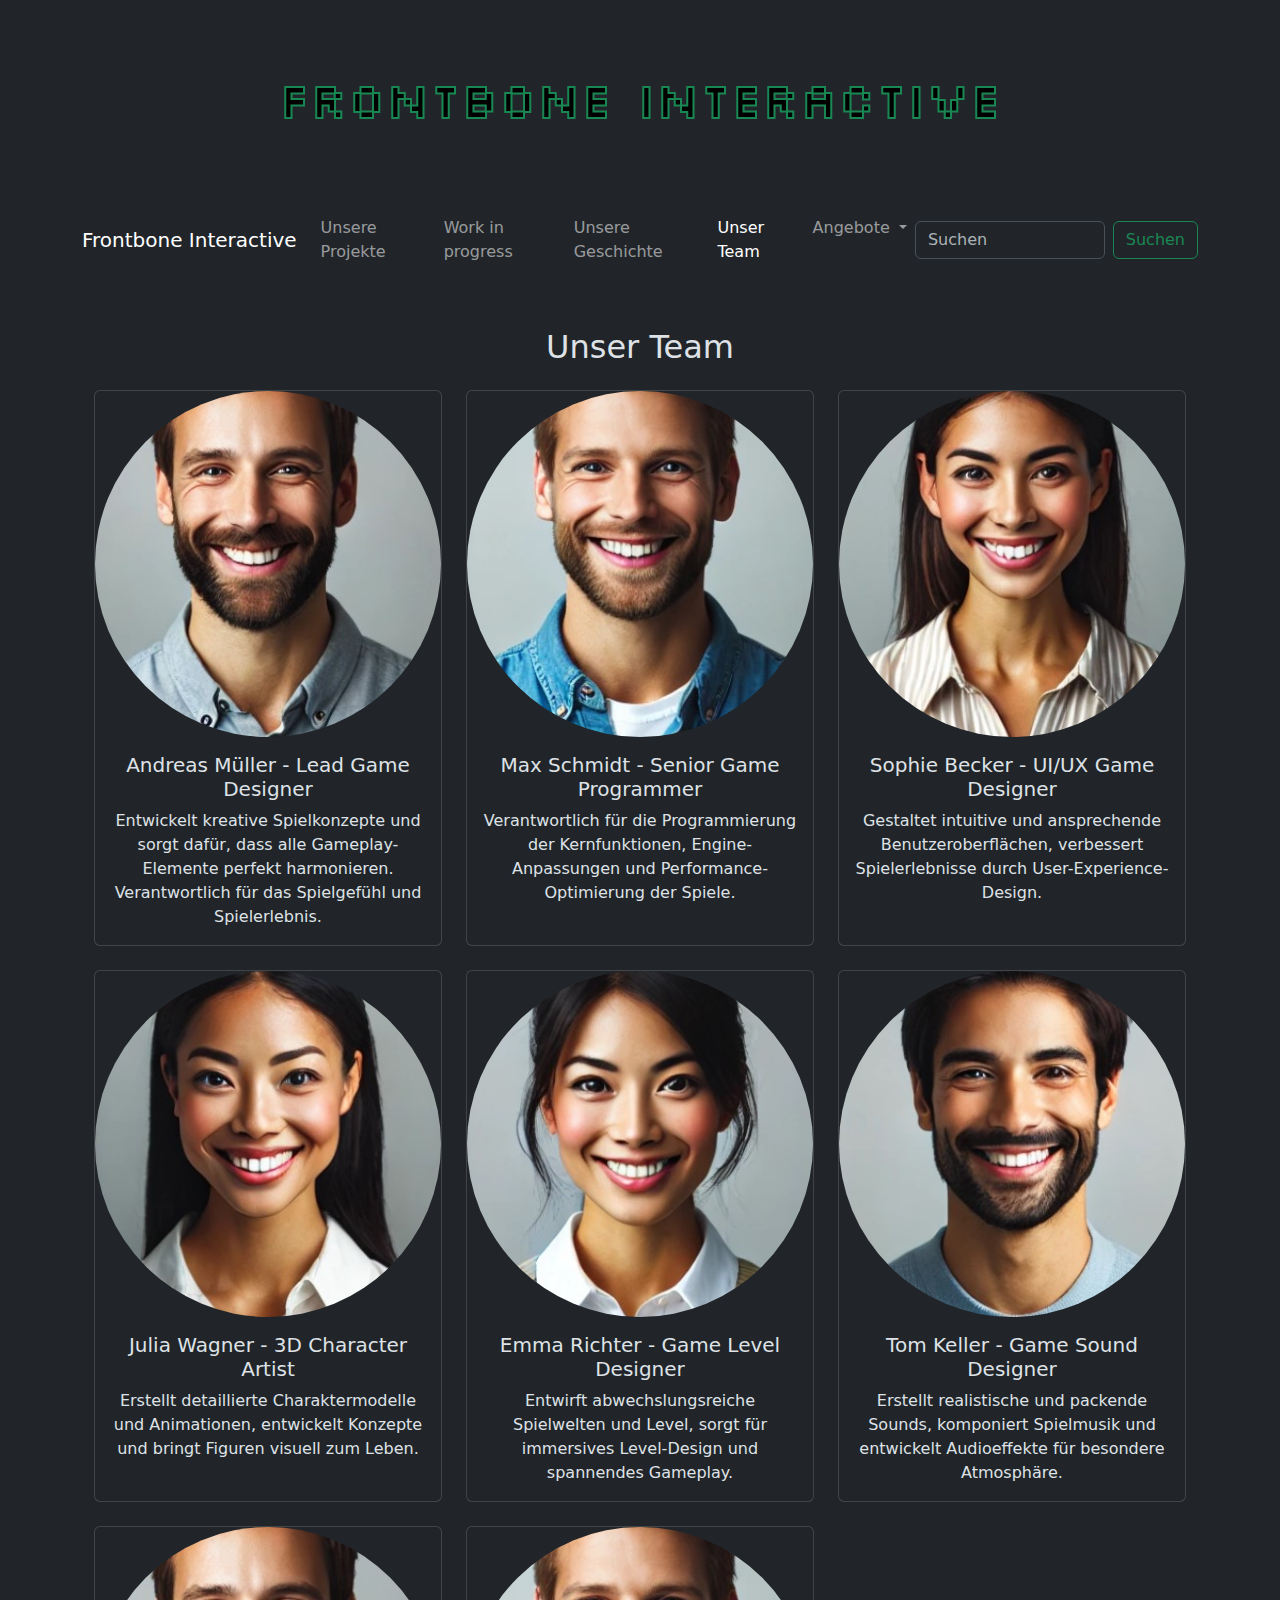
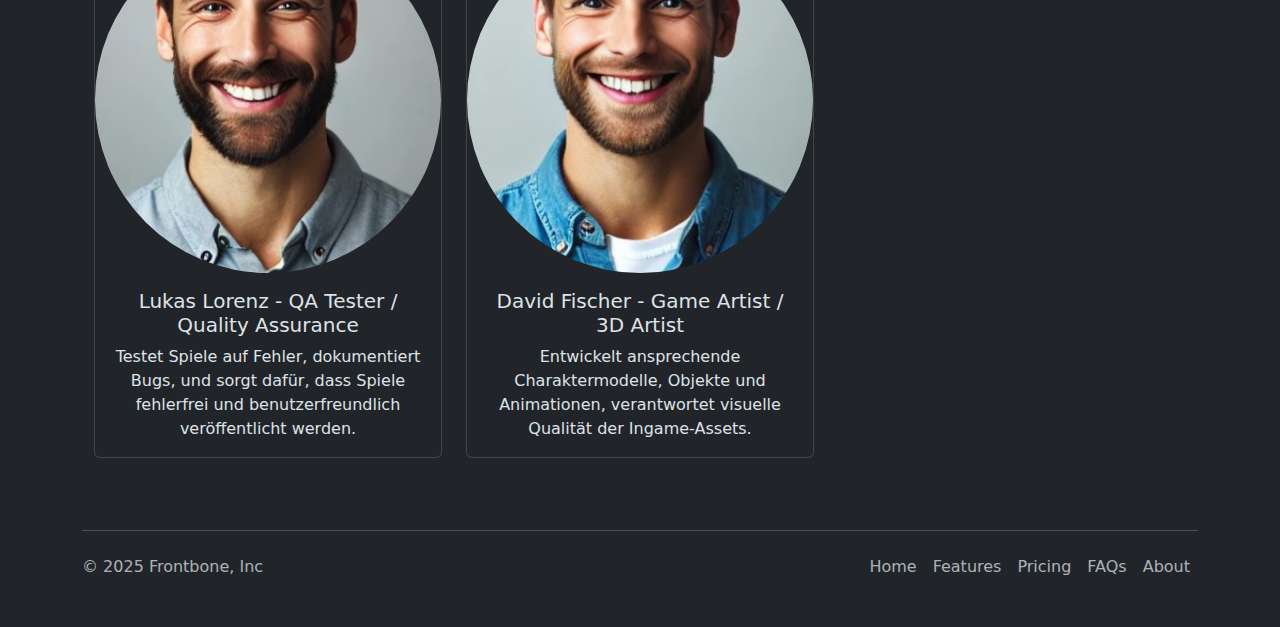
<file: mitarbeiter.html>
<!DOCTYPE html>
<html lang="en">

<head>
    <meta charset="UTF-8">
    <meta name="viewport" content="width=device-width, initial-scale=1.0">
    <link href="https://cdn.jsdelivr.net/npm/bootstrap@5.3.3/dist/css/bootstrap.min.css" rel="stylesheet"
        integrity="sha384-QWTKZyjpPEjISv5WaRU9OFeRpok6YctnYmDr5pNlyT2bRjXh0JMhjY6hW+ALEwIH" crossorigin="anonymous">
    <link rel="stylesheet" href="css/style.css">
    <link rel="stylesheet" href="css/header.css">
    <link rel="stylesheet" href="css/mitarbeiter.css">
    <script src="https://cdn.jsdelivr.net/npm/bootstrap@5.3.3/dist/js/bootstrap.bundle.min.js"
        integrity="sha384-YvpcrYf0tY3lHB60NNkmXc5s9fDVZLESaAA55NDzOxhy9GkcIdslK1eN7N6jIeHz" crossorigin="anonymous"
        defer></script>
    <title>Mitarbeiter</title>
    
</head>

<body data-bs-theme="dark">
    <div class="wrapper">
        <svg>
            <text x="50%" y="50%" dy=".35em" text-anchor="middle">
                FrontBone Interactive
            </text>
        </svg>
    </div>
    
    
    


    <!-- navigation ---->
    <nav class="container navbar navbar-expand-lg navbar-dark bg-dark">
        <div class="container-fluid">
            <a class="navbar-brand" href="index.html">Frontbone Interactive</a>
            <button class="navbar-toggler" type="button" data-bs-toggle="collapse" data-bs-target="#navbarContent">
                <span class="navbar-toggler-icon"></span>
            </button>
            <div class="collapse navbar-collapse" id="navbarContent">
                <ul class="navbar-nav me-auto mb-2 mb-lg-0">                    
                    <li class="nav-item">
                        <a class="nav-link" href="fertigeprojekte.html">Unsere Projekte</a>
                    </li>
                    <li class="nav-item">
                        <a class="nav-link" href="#">Work in progress</a>
                    </li>
                    <li class="nav-item">
                        <a class="nav-link" href="geschichte.html">Unsere Geschichte</a>
                    </li>
                    <li class="nav-item">
                        <a class="nav-link active" href="#">Unser Team</a>
                    </li>
                    <li class="nav-item dropdown">
                        <a class="nav-link dropdown-toggle" href="#" role="button" data-bs-toggle="dropdown">
                            Angebote
                        </a>
                        
                    </li>
                </ul>
                <form class="d-flex">
                    <input class="form-control me-2" type="search" placeholder="Suchen">
                    <button class="btn btn-outline-success" type="submit">Suchen</button>
                </form>
            </div>
        </div>
    </nav>

    <!-- Main Content -->
    <div class="container">


        <div class="container py-5">
            <h2 class="text-center mb-4">Unser Team</h2>
            <div class="row row-cols-1 row-cols-md-3 g-4">
        
                <!-- Mitarbeiter 1 -->
                <div class="col">
                    <div class="card h-100 text-center">
                        <div class="card-img-container">
                            <img src="Site content/MitarbeiterBilder/wip/Screenshot 2025-03-19 085251.jpg" alt="Mitarbeiter" class="rounded-circle">
                        </div>
                        <div class="card-body">
                            <h5 class="card-title">Andreas Müller - Lead Game Designer</h5>
                            <p class="card-text">Entwickelt kreative Spielkonzepte und sorgt dafür, dass alle Gameplay-Elemente perfekt harmonieren. Verantwortlich für das Spielgefühl und Spielerlebnis.</p>
                        </div>
                    </div>
                </div>
        
                <!-- Mitarbeiter 2 -->
                <div class="col">
                    <div class="card h-100 text-center">
                        <div class="card-img-container">
                            <img src="Site content/MitarbeiterBilder/wip/Screenshot 2025-03-19 085332.jpg" alt="Mitarbeiter" class="rounded-circle">
                        </div>
                        <div class="card-body">
                            <h5 class="card-title">Max Schmidt - Senior Game Programmer</h5>
                            <p class="card-text">Verantwortlich für die Programmierung der Kernfunktionen, Engine-Anpassungen und Performance-Optimierung der Spiele.</p>
                        </div>
                    </div>
                </div>

                <!-- Mitarbeiter 3 -->
                 <div class="col">
            <div class="card h-100 text-center">
                <div class="card-img-container">
                    <img src="Site content/MitarbeiterBilder/wip/Screenshot 2025-03-19 085351.jpg" alt="Mitarbeiter" class="rounded-circle">
                </div>
                <div class="card-body">
                    <h5 class="card-title">Sophie Becker - UI/UX Game Designer</h5>
                    <p class="card-text">Gestaltet intuitive und ansprechende Benutzeroberflächen, verbessert Spielerlebnisse durch User-Experience-Design.</p>
                </div>
            </div>
        </div>

                <!-- Mitarbeiter 4 -->
                <div class="col">
                    <div class="card h-100 text-center">
                        <div class="card-img-container">
                            <img src="Site content/MitarbeiterBilder/wip/Screenshot 2025-03-19 085406.jpg" alt="Mitarbeiter" class="rounded-circle">
                        </div>
                        <div class="card-body">
                            <h5 class="card-title">Julia Wagner - 3D Character Artist</h5>
                            <p class="card-text">Erstellt detaillierte Charaktermodelle und Animationen, entwickelt Konzepte und bringt Figuren visuell zum Leben.</p>
                        </div>
                    </div>
                </div>

                <!-- Mitarbeiter 5 -->
                <div class="col">
                    <div class="card h-100 text-center">
                        <div class="card-img-container">
                            <img src="Site content/MitarbeiterBilder/wip/Screenshot 2025-03-19 085424.jpg" alt="Mitarbeiter" class="rounded-circle">
                        </div>
                        <div class="card-body">
                            <h5 class="card-title">Emma Richter - Game Level Designer</h5>
                            <p class="card-text">Entwirft abwechslungsreiche Spielwelten und Level, sorgt für immersives Level-Design und spannendes Gameplay.</p>
                        </div>
                    </div>
                </div>

                <!-- Mitarbeiter 6 -->
                <div class="col">
                    <div class="card h-100 text-center">
                        <div class="card-img-container">
                            <img src="Site content/MitarbeiterBilder/wip/Screenshot 2025-03-19 085439.jpg" alt="Mitarbeiter" class="rounded-circle">
                        </div>
                        <div class="card-body">
                            <h5 class="card-title">Tom Keller - Game Sound Designer</h5>
                            <p class="card-text">Erstellt realistische und packende Sounds, komponiert Spielmusik und entwickelt Audioeffekte für besondere Atmosphäre.</p>
                        </div>
                    </div>
                </div>

                <!-- Mitarbeiter 7 -->
                <div class="col">
                    <div class="card h-100 text-center">
                        <div class="card-img-container">
                            <img src="Site content/MitarbeiterBilder/wip/Screenshot 2025-03-19 085251.jpg" alt="Mitarbeiter" class="rounded-circle">
                        </div>
                        <div class="card-body">
                            <h5 class="card-title">Lukas Lorenz - QA Tester / Quality Assurance</h5>
                            <p class="card-text">Testet Spiele auf Fehler, dokumentiert Bugs, und sorgt dafür, dass Spiele fehlerfrei und benutzerfreundlich veröffentlicht werden.</p>
                        </div>
                    </div>
                </div>

                <!-- Mitarbeiter 8 -->
                <div class="col">
                    <div class="card h-100 text-center">
                        <div class="card-img-container">
                            <img src="Site content/MitarbeiterBilder/wip/Screenshot 2025-03-19 085332.jpg" alt="Mitarbeiter" class="rounded-circle">
                        </div>
                        <div class="card-body">
                            <h5 class="card-title">David Fischer - Game Artist / 3D Artist</h5>
                            <p class="card-text">Entwickelt ansprechende Charaktermodelle, Objekte und Animationen, verantwortet visuelle Qualität der Ingame-Assets.</p>
                        </div>
                    </div>
                </div>

                
        
            </div>
        </div>

        
    </div>

    <!-- Footer -->
    <div class="container">
        <footer class="d-flex flex-wrap justify-content-between align-items-center py-3 my-4 border-top">
            <p class="col-md-4 mb-0 text-body-secondary">© 2025 Frontbone, Inc</p>

            <ul class="nav col-md-4 justify-content-end">
                <li class="nav-item"><a href="#" class="nav-link px-2 text-body-secondary">Home</a></li>
                <li class="nav-item"><a href="#" class="nav-link px-2 text-body-secondary">Features</a></li>
                <li class="nav-item"><a href="#" class="nav-link px-2 text-body-secondary">Pricing</a></li>
                <li class="nav-item"><a href="#" class="nav-link px-2 text-body-secondary">FAQs</a></li>
                <li class="nav-item"><a href="#" class="nav-link px-2 text-body-secondary">About</a></li>
            </ul>
        </footer>
    </div>
</body>
<script src="js/script.js"></script>

</html>
</file>
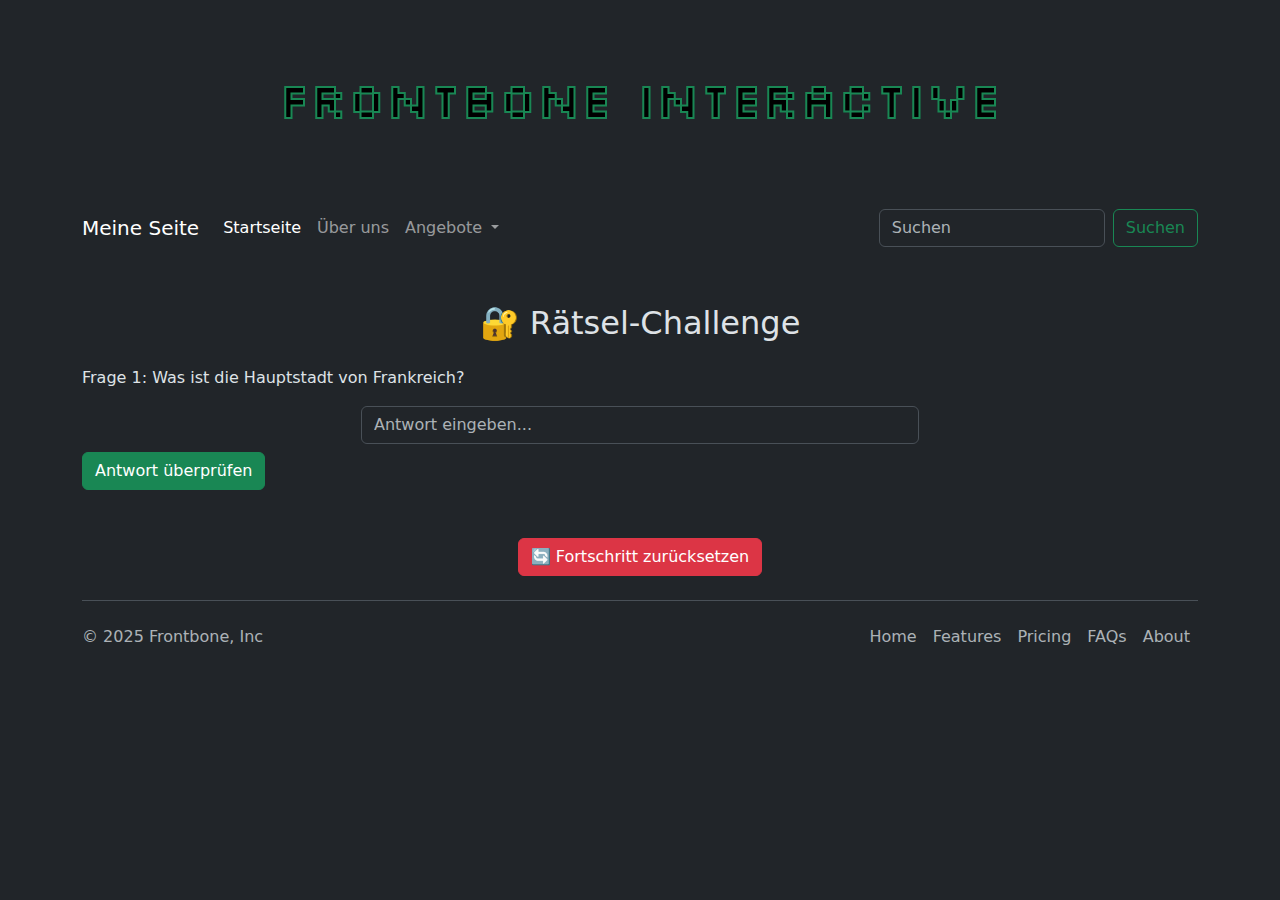
<file: raetsel.html>
<!DOCTYPE html>
<html lang="en">

<head>
    <meta charset="UTF-8">
    <meta name="viewport" content="width=device-width, initial-scale=1.0">
    <link href="https://cdn.jsdelivr.net/npm/bootstrap@5.3.3/dist/css/bootstrap.min.css" rel="stylesheet"
        integrity="sha384-QWTKZyjpPEjISv5WaRU9OFeRpok6YctnYmDr5pNlyT2bRjXh0JMhjY6hW+ALEwIH" crossorigin="anonymous">
    <link rel="stylesheet" href="css/style.css">
    <link rel="stylesheet" href="css/header.css">
    <script src="https://cdn.jsdelivr.net/npm/bootstrap@5.3.3/dist/js/bootstrap.bundle.min.js"
        integrity="sha384-YvpcrYf0tY3lHB60NNkmXc5s9fDVZLESaAA55NDzOxhy9GkcIdslK1eN7N6jIeHz" crossorigin="anonymous"
        defer></script>
    <title>Document</title>
</head>

<body data-bs-theme="dark">
    <header class="container-fluid">
    <div class="wrapper">
        <svg>
            <text x="50%" y="50%" dy=".35em" text-anchor="middle">
                FrontBone Interactive
            </text>
        </svg>
    </div>
</header>
    
    


    <!-- navigation ---->
    <nav class="navbar navbar-expand-lg navbar-dark bg-dark container">
        <div class="container-fluid">
            <a class="navbar-brand" href="#">Meine Seite</a>
            <button class="navbar-toggler" type="button" data-bs-toggle="collapse" data-bs-target="#navbarContent">
                <span class="navbar-toggler-icon"></span>
            </button>
            <div class="collapse navbar-collapse" id="navbarContent">
                <ul class="navbar-nav me-auto mb-2 mb-lg-0">
                    <li class="nav-item">
                        <a class="nav-link active" aria-current="page" href="#">Startseite</a>
                    </li>
                    <li class="nav-item">
                        <a class="nav-link" href="#">Über uns</a>
                    </li>
                    <li class="nav-item dropdown">
                        <a class="nav-link dropdown-toggle" href="#" role="button" data-bs-toggle="dropdown">
                            Angebote
                        </a>
                        <ul class="dropdown-menu">
                            <li><a class="dropdown-item" href="#">Angebot 1</a></li>
                            <li><a class="dropdown-item" href="#">Angebot 2</a></li>
                            <li>
                                <hr class="dropdown-divider">
                            </li>
                            <li><a class="dropdown-item" href="#">Alle Angebote</a></li>
                        </ul>
                    </li>
                </ul>
                <form class="d-flex">
                    <input class="form-control me-2" type="search" placeholder="Suchen">
                    <button class="btn btn-outline-success" type="submit">Suchen</button>
                </form>
            </div>
        </div>
    </nav>

 <div class="container my-5">
  <h2 class="text-center mb-4">🔐 Rätsel-Challenge</h2>
  
  <!-- Rätsel 1 -->
  <div id="puzzle1" class="puzzle mb-4">
    <p>Frage 1: Was ist die Hauptstadt von Frankreich?</p>
    <input type="text" class="form-control w-50 mx-auto my-2" id="answer1" placeholder="Antwort eingeben...">
    <button class="btn btn-success" id="submit1">Antwort überprüfen</button>
    <p id="feedback1" class="mt-2"></p>
  </div>

  <!-- Rätsel 2 -->
  <div id="puzzle2" class="puzzle mb-4" style="display: none;">
    <p>Frage 2: Wie viele Beine hat eine Spinne?</p>
    <input type="text" class="form-control w-50 mx-auto my-2" id="answer2" placeholder="Antwort eingeben...">
    <button class="btn btn-success" id="submit2">Antwort überprüfen</button>
    <p id="feedback2" class="mt-2"></p>
  </div>

  <!-- Rätsel 3 -->
  <div id="puzzle3" class="puzzle mb-4" style="display: none;">
    <p>Frage 3: Wieviel ist 3 × 3?</p>
    <input type="text" class="form-control w-50 mx-auto my-2" id="answer3" placeholder="Antwort eingeben...">
    <button class="btn btn-success" id="submit3">Antwort überprüfen</button>
    <p id="feedback3" class="mt-2"></p>
  </div>

  <!-- Abschluss -->
  <div id="congratsMessage" class="text-center" style="display: none;">
    <h3>🎉 Glückwunsch! Du hast alle Rätsel gelöst!</h3>
  </div>
</div>

<!-- Reset Button unter rätsel -->
<div class="text-center mt-4">
    <button id="resetProgress" class="btn btn-danger">🔄 Fortschritt zurücksetzen</button>
  </div>

<!-- Footer -->
<div class="container">
    <footer class="d-flex flex-wrap justify-content-between align-items-center py-3 my-4 border-top">
        <p class="col-md-4 mb-0 text-body-secondary">© 2025 Frontbone, Inc</p>

        <ul class="nav col-md-4 justify-content-end">
            <li class="nav-item"><a href="#" class="nav-link px-2 text-body-secondary">Home</a></li>
            <li class="nav-item"><a href="#" class="nav-link px-2 text-body-secondary">Features</a></li>
            <li class="nav-item"><a href="#" class="nav-link px-2 text-body-secondary">Pricing</a></li>
            <li class="nav-item"><a href="#" class="nav-link px-2 text-body-secondary">FAQs</a></li>
            <li class="nav-item"><a href="#" class="nav-link px-2 text-body-secondary">About</a></li>
        </ul>
    </footer>
</div>
</body>
<script src="js/script.js"></script>

</html>
</file>
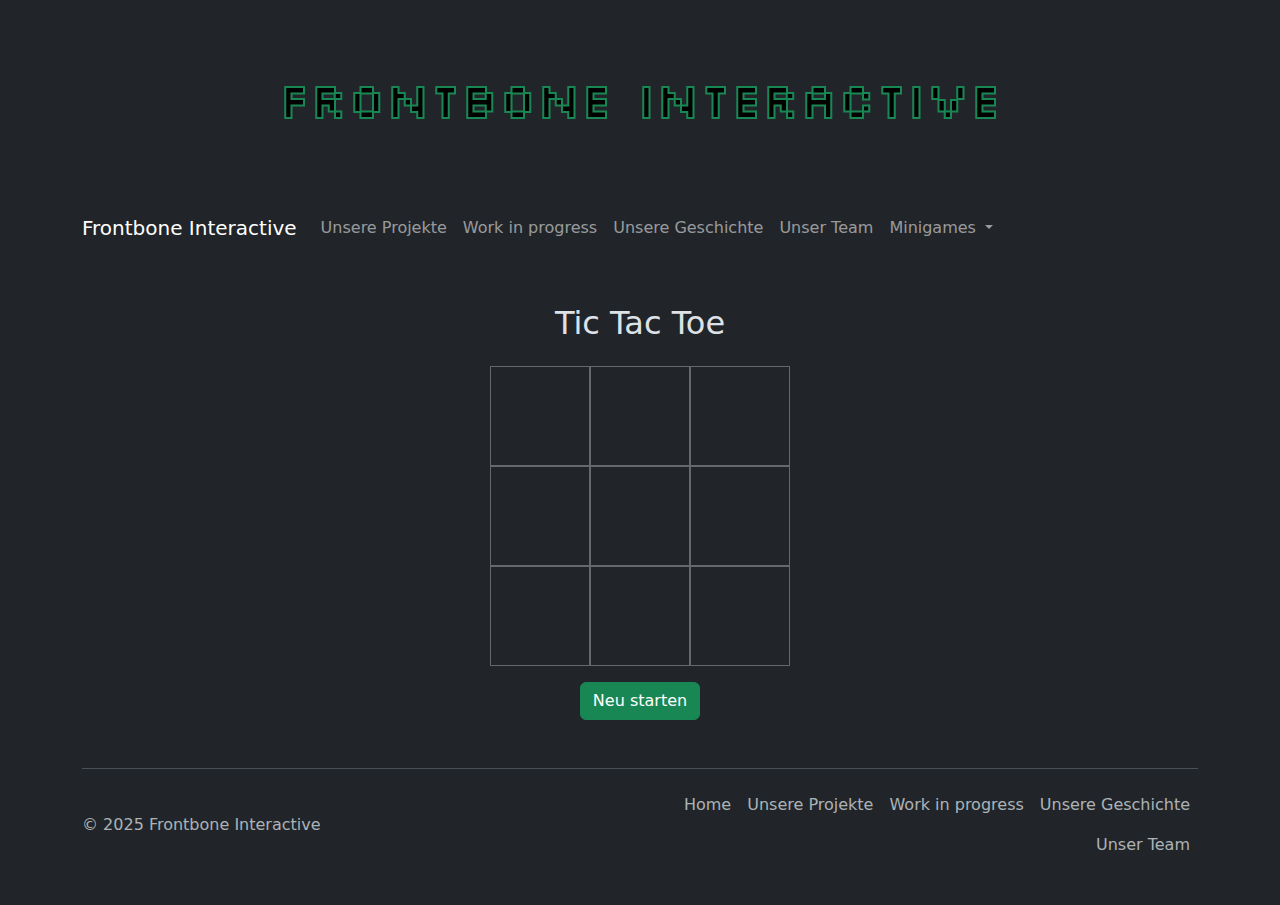
<file: tictactoe.html>
<!DOCTYPE html>
<html lang="en">

<head>
    <meta charset="UTF-8">
    <meta name="viewport" content="width=device-width, initial-scale=1.0">
    <link href="https://cdn.jsdelivr.net/npm/bootstrap@5.3.3/dist/css/bootstrap.min.css" rel="stylesheet"
        integrity="sha384-QWTKZyjpPEjISv5WaRU9OFeRpok6YctnYmDr5pNlyT2bRjXh0JMhjY6hW+ALEwIH" crossorigin="anonymous">
    <link rel="stylesheet" href="css/style.css">
    <link rel="stylesheet" href="css/header.css">
    <script src="https://cdn.jsdelivr.net/npm/bootstrap@5.3.3/dist/js/bootstrap.bundle.min.js"
        integrity="sha384-YvpcrYf0tY3lHB60NNkmXc5s9fDVZLESaAA55NDzOxhy9GkcIdslK1eN7N6jIeHz" crossorigin="anonymous"
        defer></script>
    <title>Document</title>
    <script src="js/modeswitch.js"></script>
</head>

<body data-bs-theme="dark">
    <header class="container-fluid">
    <div class="wrapper">
        <svg>
            <text x="50%" y="50%" dy=".35em" text-anchor="middle">
                FrontBone Interactive
            </text>
        </svg>
    </div>
</header>
    
    


    <!-- navigation ---->
    <nav class="container navbar navbar-expand-lg navbar-dark bg-dark">
        <div class="container-fluid">
            <a class="navbar-brand" href="index.html">Frontbone Interactive</a>
            <button class="navbar-toggler" type="button" data-bs-toggle="collapse" data-bs-target="#navbarContent">
                <span class="navbar-toggler-icon"></span>
            </button>
            <div class="collapse navbar-collapse" id="navbarContent">
                <ul class="navbar-nav me-auto mb-2 mb-lg-0">
                    <li class="nav-item active">
                        <a class="nav-link" href="fertigeprojekte.html">Unsere Projekte</a>
                    </li>
                    <li class="nav-item">
                        <a class="nav-link" href="workInProgress.html">Work in progress</a>
                    </li>
                    <li class="nav-item">
                        <a class="nav-link" href="geschichte.html">Unsere Geschichte</a>
                    </li>
                    <li class="nav-item">
                        <a class="nav-link" href="mitarbeiter.html">Unser Team</a>
                    </li>
                    <li class="nav-item dropdown">
                        <a class="nav-link dropdown-toggle" href="#" role="button" data-bs-toggle="dropdown">
                            Minigames
                        </a>
                        <ul class="dropdown-menu">
                            <li><a class="dropdown-item" href="raetsel.html">Quiz</a></li>
                            <li><a class="dropdown-item" href="tictactoe.html">TicTacToe</a></li>
                        </ul>
                    </li>
                </ul>
            </div>
        </div>
    </div>
</nav>

 <!-- Main Content -->
<!-- Tic Tac Toe Game -->
<div class="container my-5">
    <h2 class="text-center mb-4">Tic Tac Toe</h2>
    <div id="tic-tac-toe-board">
        <div class="cell" data-cell></div>
        <div class="cell" data-cell></div>
        <div class="cell" data-cell></div>
        <div class="cell" data-cell></div>
        <div class="cell" data-cell></div>
        <div class="cell" data-cell></div>
        <div class="cell" data-cell></div>
        <div class="cell" data-cell></div>
        <div class="cell" data-cell></div>
    </div>
    <div class="text-center mt-3">
        <button id="restartButton" class="btn btn-success">Neu starten</button>
    </div>
</div>




    
    
    <!-- Footer -->
    <div class="container">
        <footer class="d-flex flex-wrap justify-content-between align-items-center py-3 my-4 border-top">
            <p class="col-md-4 mb-0 text-body-secondary">© 2025 Frontbone Interactive</p>

            <ul class="nav col-md-6 justify-content-end">
                <li class="nav-item"><a href="index.html" class="nav-link px-2 text-body-secondary">Home</a></li>
                <li class="nav-item"><a href="fertigeprojekte.html" class="nav-link px-2 text-body-secondary">Unsere Projekte</a></li>
                <li class="nav-item"><a href="workInProgress.html" class="nav-link px-2 text-body-secondary">Work in progress</a></li>
                <li class="nav-item"><a href="geschichte.html" class="nav-link px-2 text-body-secondary">Unsere Geschichte</a></li>
                <li class="nav-item"><a href="mitarbeiter.html" class="nav-link px-2 text-body-secondary">Unser Team</a></li>
            </ul>
        </footer>
    </div>
</body>
<script src="js/script.js"></script>

</html>
</file>
<file: css/header.css>
@import url("https://fonts.googleapis.com/css2?family=Silkscreen&display=swap");

svg {
	font-family: "Silkscreen", sans-serif;
	width: 100%;
	height: auto;
	display: block;
}

svg text {
	animation: stroke 6s infinite alternate;
	stroke-width: 2;
	stroke: #198754;
	font-size: 90px; /* Standardgröße für große Bildschirme */
}

/* Media Queries – von klein nach groß! */


@media (max-width: 575px) { /* Kleine Smartphones */
	svg text {
		font-size: 30px;
	}
}

@media (min-width: 576px) and (max-width: 900px) { /* Große Smartphones */
	svg text {
		font-size: 35px;
	}
}

@media (min-width: 901px) and (max-width: 1300px) { /* Tablets */
	svg text {
		font-size: 50px;
	}
}


/* Animation */
@keyframes stroke {
	0% {
		fill: rgba(220,53,69,0); 
		stroke: rgba(25,135,84,1);
		stroke-dashoffset: 25%; 
		stroke-dasharray: 0 50%; 
		stroke-width: 2;
	}
	70% { fill: rgba(220,53,69,0); stroke: rgba(25,135,84,1); }
	80% { fill: rgba(220,53,69,0); stroke: rgba(25,135,84,1); stroke-width: 3; }
	100% {
		fill: rgba(220,53,69,1); 
		stroke: rgba(25,135,84,0);
		stroke-dashoffset: -25%; 
		stroke-dasharray: 50% 0; 
		stroke-width: 0;
	}
}

/* Wrapper Styling */
.wrapper {
	display: flex;
	justify-content: center;
	align-items: center;
	height: 200px; /* Feste Höhe für bessere Kontrolle */
}
</file>
<file: css/mitarbeiter.css>
.card-img-container {
    width: 100%;
    padding-top: 100%; /* quadratisch machen */
    position: relative;
    overflow: hidden;
}

.card-img-container img {
    position: absolute;
    top: 50%;
    left: 50%;
    height: 100%;
    width: 100%;
    object-fit: cover;
    transform: translate(-50%, -50%);
}

.card-img-container img.rounded-circle {
    border-radius: 50%;
}
</file>
<file: css/style.css>
/* X-Small devices (portrait phones, less than 576px)
No media query for `xs` since this is the default in Bootstrap */

/* Small devices (landscape phones, 576px and up) */
@media (min-width: 576px) {}

/* Medium devices (tablets, 768px and up) */
@media (min-width: 768px) {}

/* Large devices (desktops, 992px and up) */
@media (min-width: 992px) {}

/* X-Large devices (large desktops, 1200px and up) */
@media (min-width: 1200px) {}

/* XX-Large devices (larger desktops, 1400px and up) */
@media (min-width: 1400px) {}


/* CooC'S styles */

/* Spielfeld-Container */
#tic-tac-toe-board {
    width: 320px;
    display: flex;
    flex-wrap: wrap;
    justify-content: center;
    margin: auto;
}

/* Einzelne Zellen */
.cell {
    width: 100px;
    height: 100px;
    display: flex;
    align-items: center;
    justify-content: center;
    cursor: pointer;
    font-size: 2rem;
    user-select: none;
    border: 1px solid #ffffff50; /* leichter transparenter Rand für Dark Theme */
}

/* Farben für Spieler */
.x {
    color: #0d6efd; /* Bootstrap Blau */
}

.circle {
    color: #dc3545; /* Bootstrap Rot */
}
</file>
